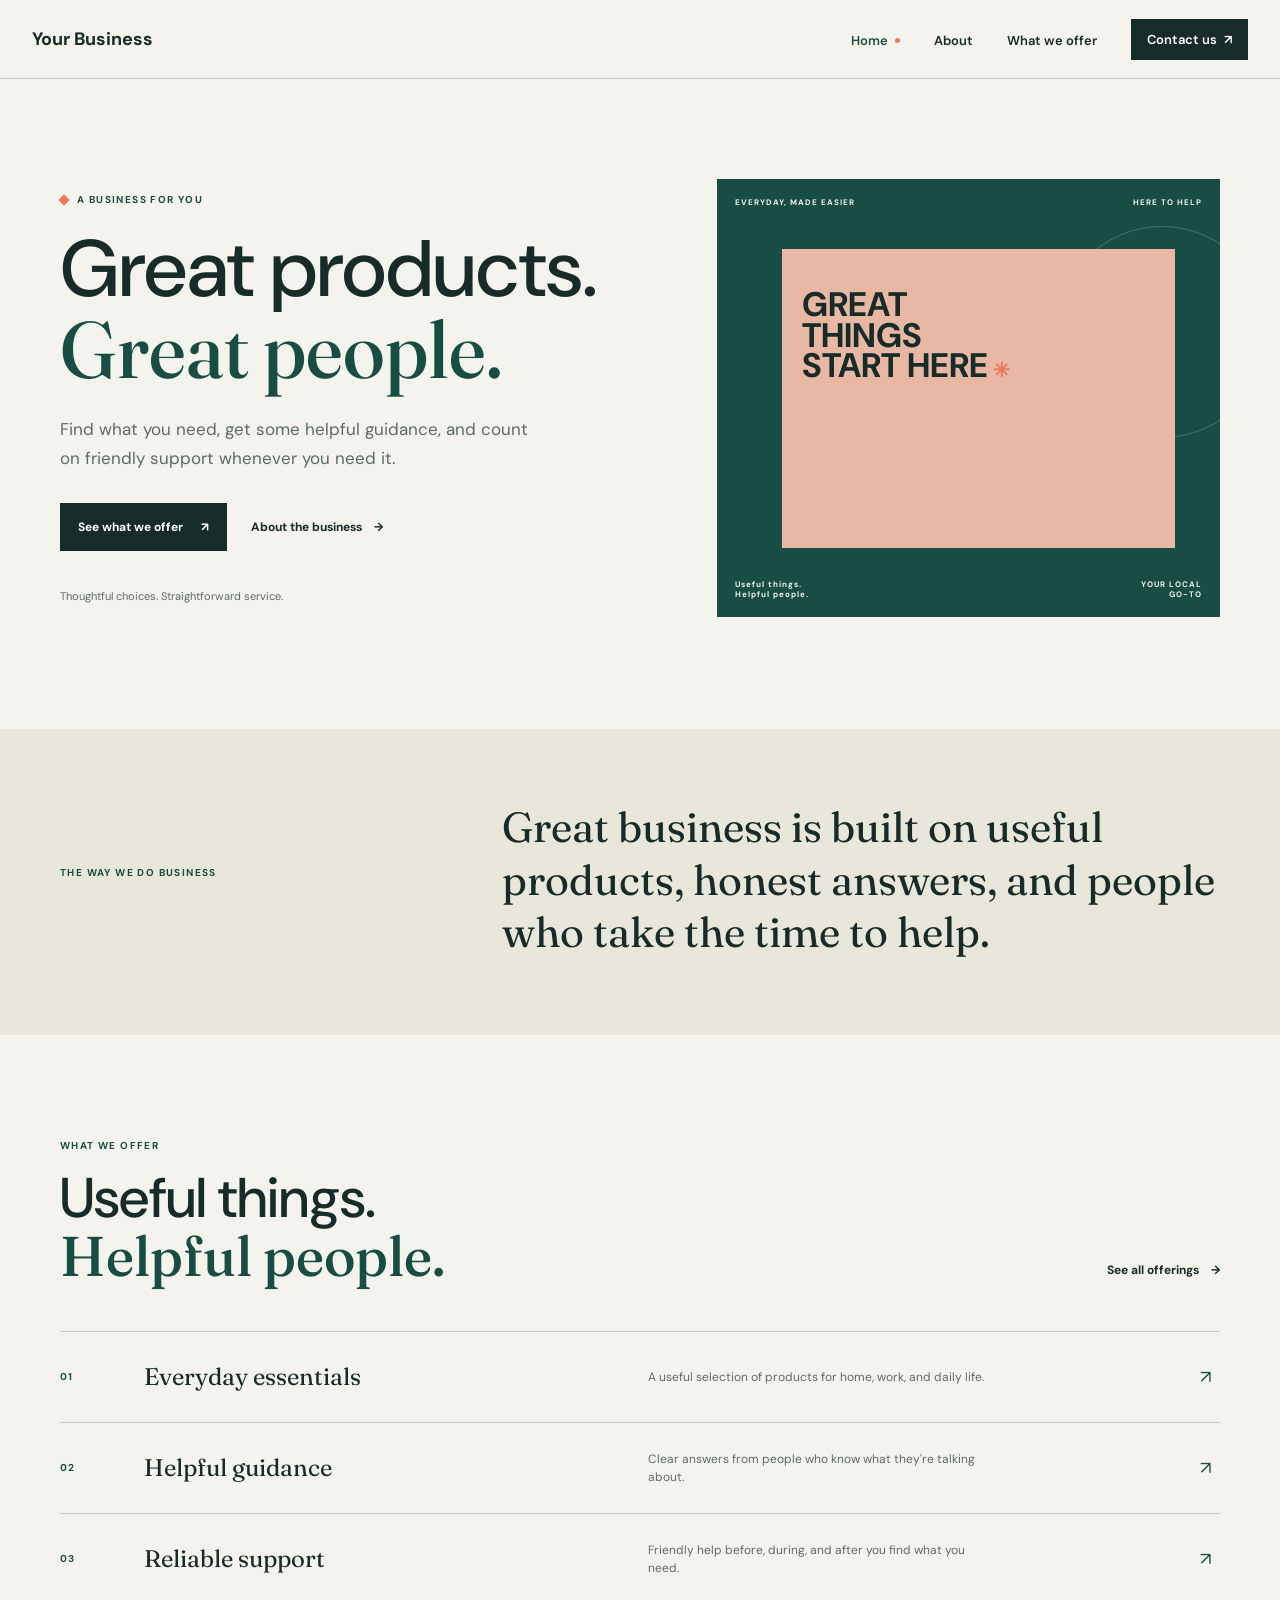
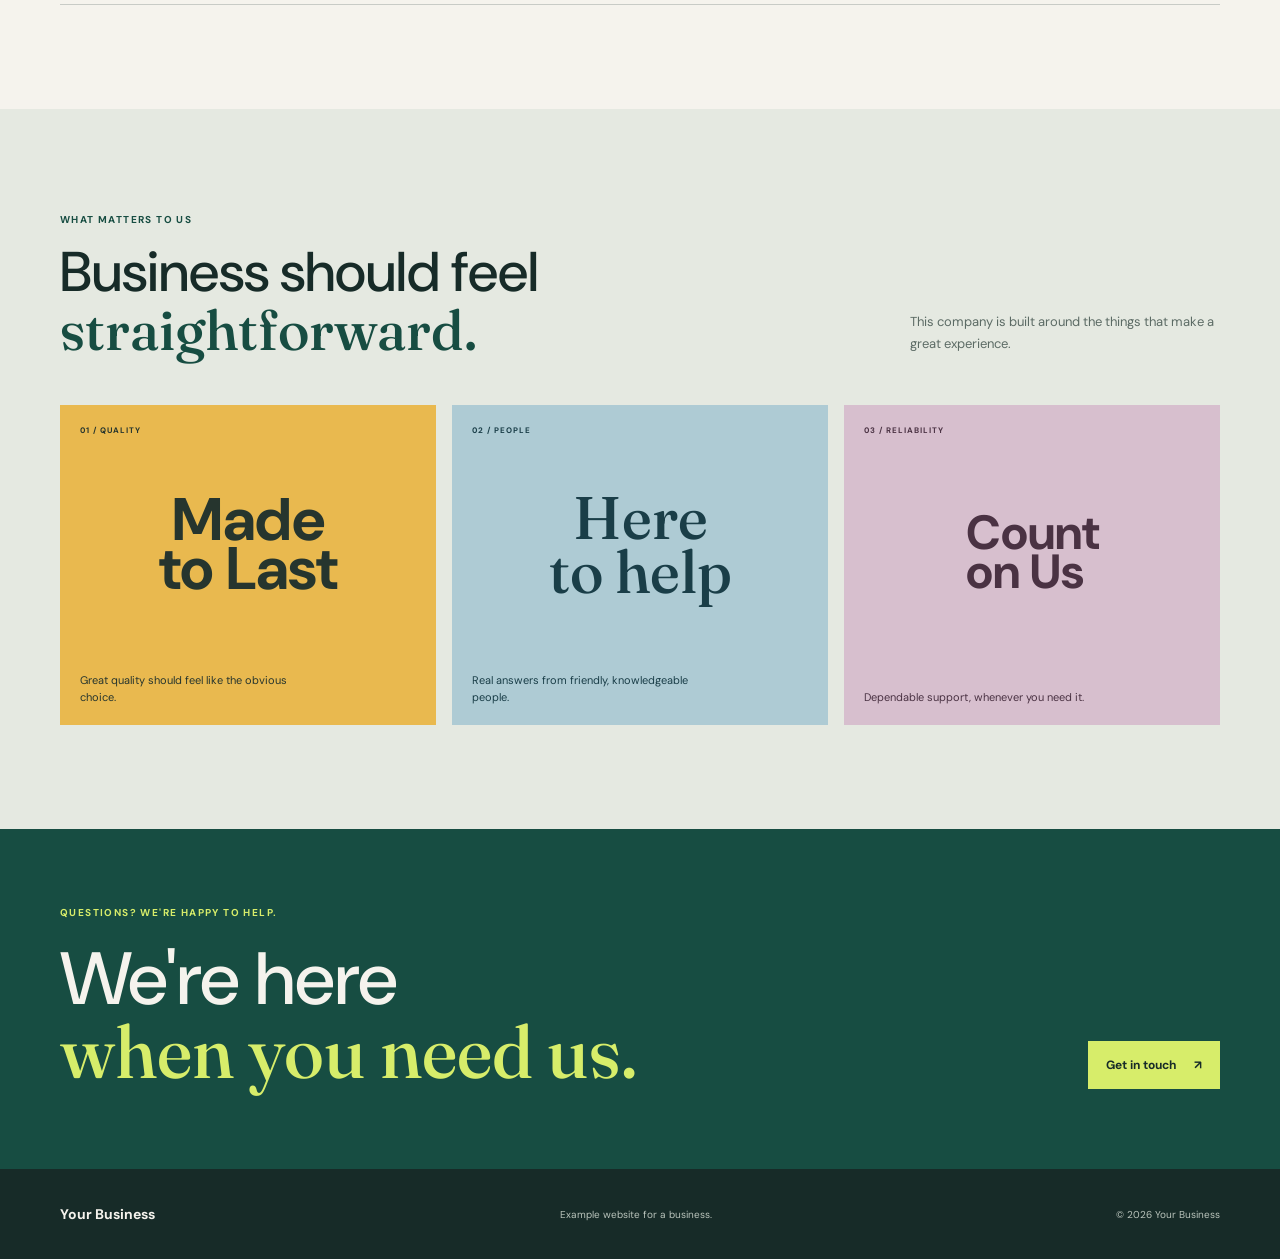
<file: index.html>
<!DOCTYPE html>
<html lang="en">
<head>
    <meta charset="UTF-8">
    <meta name="viewport" content="width=device-width, initial-scale=1.0">
    <meta name="description" content="A sample website for a fictional business, with example company information and offerings.">
    <meta name="theme-color" content="#f5f3ed">
    <title>Your Business</title>
    <link rel="preconnect" href="https://fonts.googleapis.com">
    <link rel="preconnect" href="https://fonts.gstatic.com" crossorigin>
    <link href="https://fonts.googleapis.com/css2?family=DM+Sans:wght@400;500;600;700&family=Fraunces:opsz,wght@9..144,500;9..144,600&display=swap" rel="stylesheet">
    <link rel="stylesheet" href="style.css">
    <script src="script.js" defer></script>
</head>

<body>

    <header class="site-header">

        <nav class="nav-shell" aria-label="Main navigation">
            <a href="index.html" class="logo" aria-label="Your Business home">Your Business</a>
            <button class="hamburger" id="hamburger-btn" aria-label="Open navigation" aria-expanded="false" aria-controls="nav-links"><span class="bar"></span><span class="bar"></span><span class="bar"></span></button>
            <ul class="nav-links" id="nav-links">
                <li><a href="index.html" aria-current="page">Home</a></li>
                <li><a href="about.html">About</a></li>
                <li><a href="service.html">What we offer</a></li>
                <li><a class="nav-cta" href="schedule.html">Contact us<span aria-hidden="true">↗</span></a></li>
            </ul>
        </nav>

    </header>

    <main>

        <section class="hero page-width">
            <div class="hero-copy">
                <p class="eyebrow"><span class="eyebrow-mark"></span> A business for you</p>
                <h1>Great products.<br><span>Great people.</span></h1>
                <p class="hero-intro">Find what you need, get some helpful guidance, and count on friendly support whenever you need it.</p>
                <div class="button-row"><a class="button button-dark" href="service.html">See what we offer <span aria-hidden="true">↗</span></a><a class="text-link" href="about.html">About the business <span aria-hidden="true">→</span></a></div>
                <p class="hero-note">Thoughtful choices. Straightforward service.</p>
            </div>

            <div class="hero-visual" aria-label="Example message from Your Business">
                <div class="visual-topline"><span>EVERYDAY, MADE EASIER</span><span>HERE TO HELP</span></div>
                <div class="visual-image"></div>
                <div class="visual-stamp">GREAT<br>THINGS<br>START HERE<span>✳</span></div>
                <div class="visual-caption"><span>Useful things.<br>Helpful people.</span><span>YOUR LOCAL<br>GO-TO</span></div>
            </div>
        </section>

        <section class="intro-band">
            <div class="page-width intro-inner">
                <p class="eyebrow">The way we do business</p>
                <p class="intro-statement">Great business is built on useful products, honest answers, and people who take the time to help.</p>
            </div>
        </section>

        <section class="services-preview page-width section-space">
            <div class="section-heading"><div><p class="eyebrow">What we offer</p><h2>Useful things.<br><span>Helpful people.</span></h2></div><a class="text-link" href="service.html">See all offerings <span aria-hidden="true">→</span></a></div>
            <div class="service-list">
                <a class="service-row" href="service.html#products"><span class="service-number">01</span><span class="service-name">Everyday essentials</span><span class="service-detail">A useful selection of products for home, work, and daily life.</span><span class="service-arrow" aria-hidden="true">↗</span></a>
                <a class="service-row" href="service.html#guidance"><span class="service-number">02</span><span class="service-name">Helpful guidance</span><span class="service-detail">Clear answers from people who know what they're talking about.</span><span class="service-arrow" aria-hidden="true">↗</span></a>
                <a class="service-row" href="service.html#support"><span class="service-number">03</span><span class="service-name">Reliable support</span><span class="service-detail">Friendly help before, during, and after you find what you need.</span><span class="service-arrow" aria-hidden="true">↗</span></a>
            </div>
        </section>

        <section class="concept-work"><div class="page-width section-space">
            <div class="section-heading">
                <div>
                    <p class="eyebrow">What matters to us</p>
                    <h2>Business should feel<br><span>straightforward.</span></h2>
                </div>
                <p class="heading-aside">This company is built around the things that make a great experience.</p>
            </div>

            <div class="work-grid">
                <article class="work-tile work-tile-citrus">
                    <span class="work-type">01 / QUALITY</span>
                    <div class="work-wordmark">Made<br>to Last</div>
                    <p>Great quality should feel like the obvious choice.</p>
                </article>

                <article class="work-tile work-tile-blue">
                    <span class="work-type">02 / PEOPLE</span>
                    <div class="work-wordmark work-wordmark-serif">Here<br>to help</div>
                    <p>Real answers from friendly, knowledgeable people.</p>
                </article>

                <article class="work-tile work-tile-lilac">
                    <span class="work-type">03 / RELIABILITY</span>
                    <div class="work-wordmark work-wordmark-small">Count<br>on Us</div>
                    <p>Dependable support, whenever you need it.</p>
                </article>
            </div>
        </div>
        </section>

        <section class="closing-cta page-width">
            <p class="eyebrow">Questions? We're happy to help.</p>
            <div class="closing-inner">
                <h2>We're here<br><span>when you need us.</span></h2>
                <a class="button button-light" href="schedule.html">Get in touch <span aria-hidden="true">↗</span></a>
            </div>
        </section>

    </main>

    <footer class="site-footer">
        <div class="page-width footer-inner">
            <a href="index.html" class="footer-brand">Your Business</a>
            <p>Example website for a business.</p>
            <span>© 2026 Your Business</span>
        </div>
    </footer>

</body>

</html>
</file>
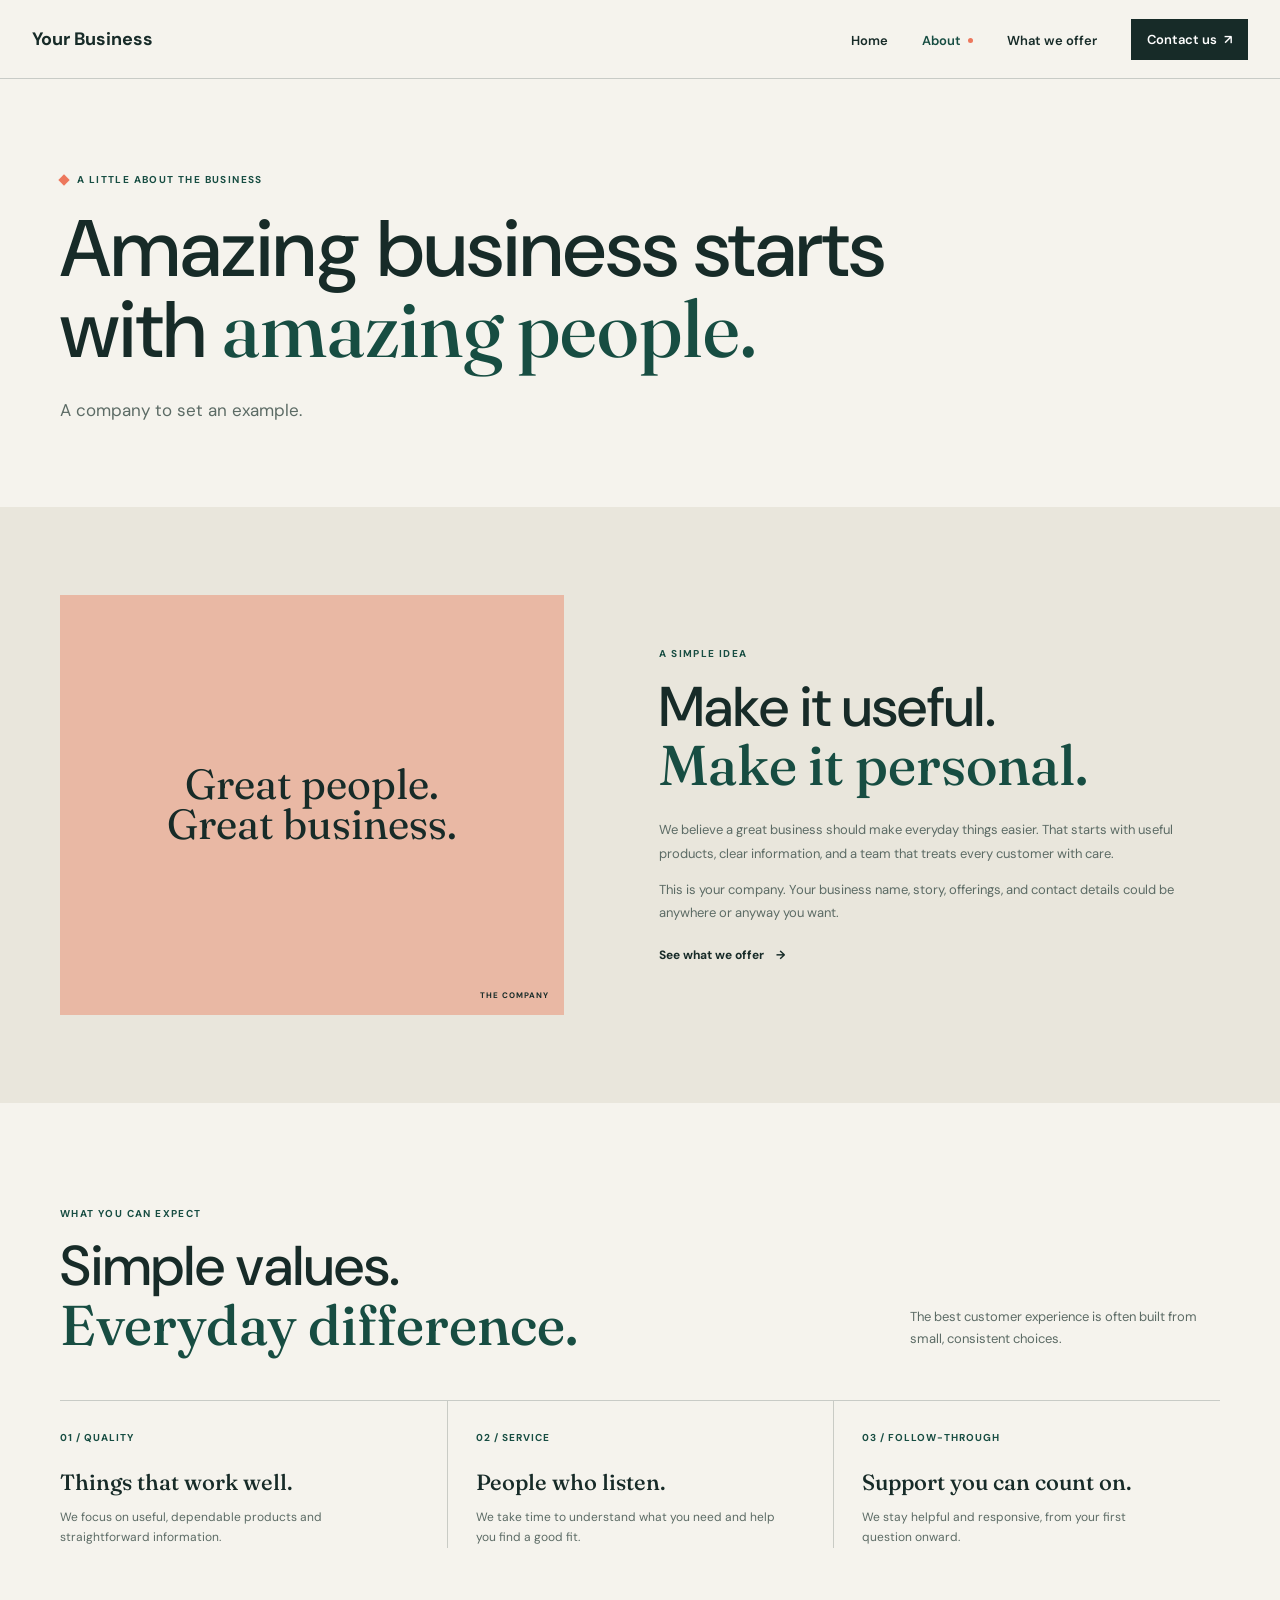
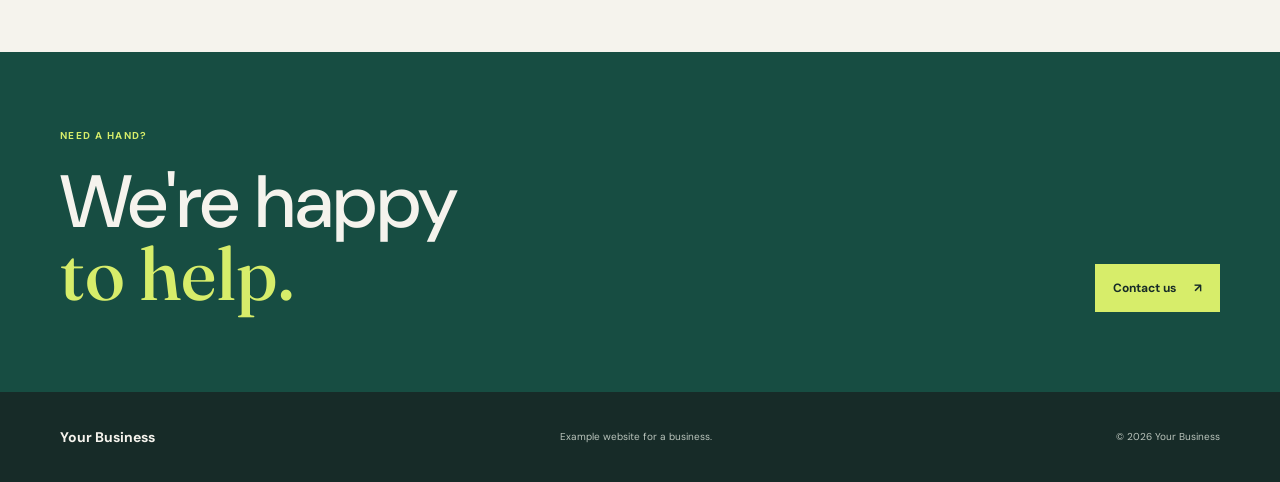
<file: about.html>
<!DOCTYPE html>
<html lang="en">
<head>
    <meta charset="UTF-8">
    <meta name="viewport" content="width=device-width, initial-scale=1.0">
    <meta name="description" content="Learn about Your Business, a fictional company in this example website.">
    <meta name="theme-color" content="#f5f3ed">
    <title>About | Your Business</title>
    <link rel="preconnect" href="https://fonts.googleapis.com">
    <link rel="preconnect" href="https://fonts.gstatic.com" crossorigin>
    <link href="https://fonts.googleapis.com/css2?family=DM+Sans:wght@400;500;600;700&family=Fraunces:opsz,wght@9..144,500;9..144,600&display=swap" rel="stylesheet">
    <link rel="stylesheet" href="style.css">
    <script src="script.js" defer></script>
</head>

<body>

    <header class="site-header">
        <nav class="nav-shell" aria-label="Main navigation">
            <a href="index.html" class="logo" aria-label="Your Business home">Your Business</a>
            <button class="hamburger" id="hamburger-btn" aria-label="Open navigation" aria-expanded="false" aria-controls="nav-links"><span class="bar"></span><span class="bar"></span><span class="bar"></span></button>
            <ul class="nav-links" id="nav-links">
                <li><a href="index.html">Home</a></li>
                <li><a href="about.html" aria-current="page">About</a></li>
                <li><a href="service.html">What we offer</a></li>
                <li><a class="nav-cta" href="schedule.html">Contact us<span aria-hidden="true">↗</span></a></li>
            </ul>
        </nav>
    </header>

    <main>

        <section class="page-hero page-width">
            <p class="eyebrow"><span class="eyebrow-mark"></span> A little about the business</p>
            <h1>Amazing business starts<br>with <span>amazing people.</span></h1>
            <p class="page-intro">A company to set an example.</p>
        </section>

        <section class="about-feature">
            <div class="page-width about-feature-inner">
            <div class="about-mark">
                <div class="about-mark-title">Great people.<br>Great business.</div>
                <span>THE COMPANY</span>
            </div>
            <div class="about-copy">
                <p class="eyebrow">A simple idea</p>
                <h2>Make it useful.<br><span>Make it personal.</span></h2>
                <p>We believe a great business should make everyday things easier. That starts with useful products, clear information, and a team that treats every customer with care.</p>
                <p>This is your company. Your business name, story, offerings, and contact details could be anywhere or anyway you want.</p>
                <a class="text-link" href="service.html">See what we offer <span aria-hidden="true">→</span></a>
            </div>
            </div>
        </section>

        <section class="process-section page-width section-space">
            <div class="section-heading"><div>
                <p class="eyebrow">What you can expect</p>
                <h2>Simple values.<br><span>Everyday difference.</span></h2>
            </div>
            <p class="heading-aside">The best customer experience is often built from small, consistent choices.</p>
        </div>
            <div class="process-grid">
                <article><span class="service-number">01 / QUALITY</span>
                    <h3>Things that work well.</h3>
                    <p>We focus on useful, dependable products and straightforward information.</p>
                </article>
                
                <article><span class="service-number">02 / SERVICE</span>
                    <h3>People who listen.</h3>
                    <p>We take time to understand what you need and help you find a good fit.</p>
                </article>
                
                <article><span class="service-number">03 / FOLLOW-THROUGH</span>
                    <h3>Support you can count on.</h3>
                    <p>We stay helpful and responsive, from your first question onward.</p>
                </article>
            </div>
        </section>

        <section class="closing-cta page-width">
            <p class="eyebrow">Need a hand?</p>
            <div class="closing-inner">
                <h2>We're happy<br><span>to help.</span></h2>
                <a class="button button-light" href="schedule.html">Contact us <span aria-hidden="true">↗</span></a>
            </div>
        </section>

    </main>

    <footer class="site-footer">
        <div class="page-width footer-inner">
            <a href="index.html" class="footer-brand">Your Business</a>
            <p>Example website for a business.</p>
            <span>© 2026 Your Business</span>
        </div>
    </footer>

</body>

</html>
</file>
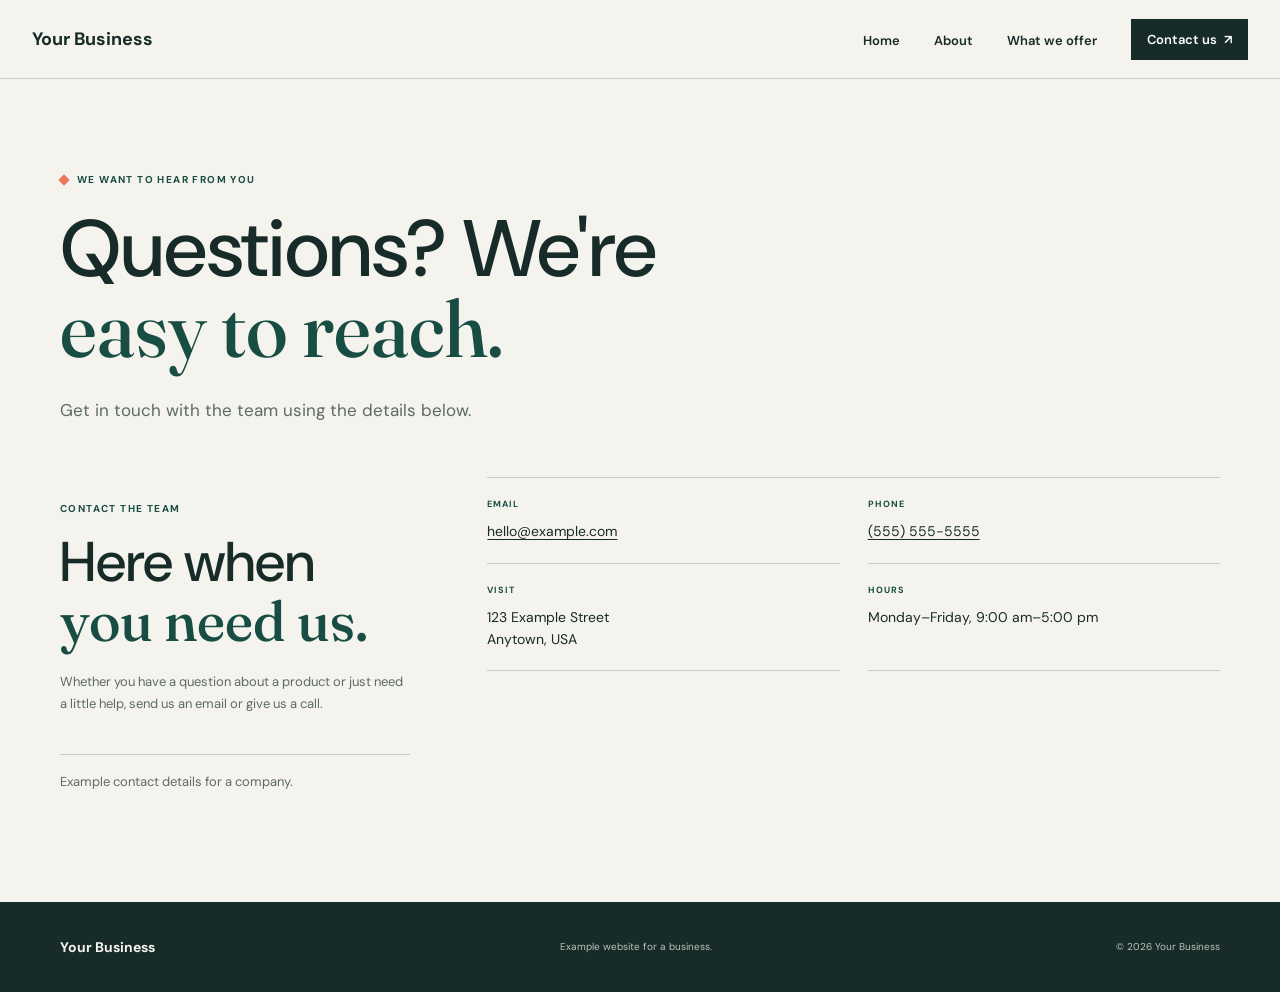
<file: schedule.html>
<!DOCTYPE html>
<html lang="en">
<head>
    <meta charset="UTF-8">
    <meta name="viewport" content="width=device-width, initial-scale=1.0">
    <meta name="description" content="Contact Your Business using the example contact details on this fictional business website.">
    <meta name="theme-color" content="#f5f3ed">
    <title>Contact | Your Business</title>
    <link rel="preconnect" href="https://fonts.googleapis.com">
    <link rel="preconnect" href="https://fonts.gstatic.com" crossorigin>
    <link href="https://fonts.googleapis.com/css2?family=DM+Sans:wght@400;500;600;700&family=Fraunces:opsz,wght@9..144,500;9..144,600&display=swap" rel="stylesheet">
    <link rel="stylesheet" href="style.css">
    <script src="script.js" defer></script>
</head>

<body>

    <header class="site-header">
        <nav class="nav-shell" aria-label="Main navigation">
            <a href="index.html" class="logo" aria-label="Your Business home">Your Business</a>
            <button class="hamburger" id="hamburger-btn" aria-label="Open navigation" aria-expanded="false" aria-controls="nav-links"><span class="bar"></span><span class="bar"></span><span class="bar"></span></button>
            <ul class="nav-links" id="nav-links">
                <li><a href="index.html">Home</a></li>
                <li><a href="about.html">About</a></li>
                <li><a href="service.html">What we offer</a></li>
                <li><a class="nav-cta" href="schedule.html" aria-current="page">Contact us<span aria-hidden="true">↗</span></a></li>
            </ul>
        </nav>
    </header>

    <main>
        <section class="page-hero page-width contact-hero">
            <p class="eyebrow"><span class="eyebrow-mark"></span> We want to hear from you</p>
            <h1>Questions? We're<br><span>easy to reach.</span></h1>
            <p class="page-intro">Get in touch with the team using the details below.</p>
        </section>

        <section class="contact-section page-width" id="contact">
            <div class="contact-copy"><p class="eyebrow">Contact the team</p>
                <h2>Here when<br><span>you need us.</span></h2>
                <p>Whether you have a question about a product or just need a little help, send us an email or give us a call.</p>
                <p class="contact-note">Example contact details for a company.</p>
            </div>

            <div class="contact-details">
                <div><span class="contact-label">EMAIL</span><a href="mailto:hello@example.com">hello@example.com</a></div>
                <div><span class="contact-label">PHONE</span><a href="tel:+5555555555">(555) 555-5555</a></div>
                <div><span class="contact-label">VISIT</span><p>123 Example Street<br>Anytown, USA</p></div>
                <div><span class="contact-label">HOURS</span><p>Monday–Friday, 9:00 am–5:00 pm</p></div>
            </div>
        </section>

    </main>

    <footer class="site-footer">
        <div class="page-width footer-inner">
            <a href="index.html" class="footer-brand">Your Business</a>
            <p>Example website for a business.</p>
            <span>© 2026 Your Business</span>
        </div>
    </footer>

</body>

</html>
</file>
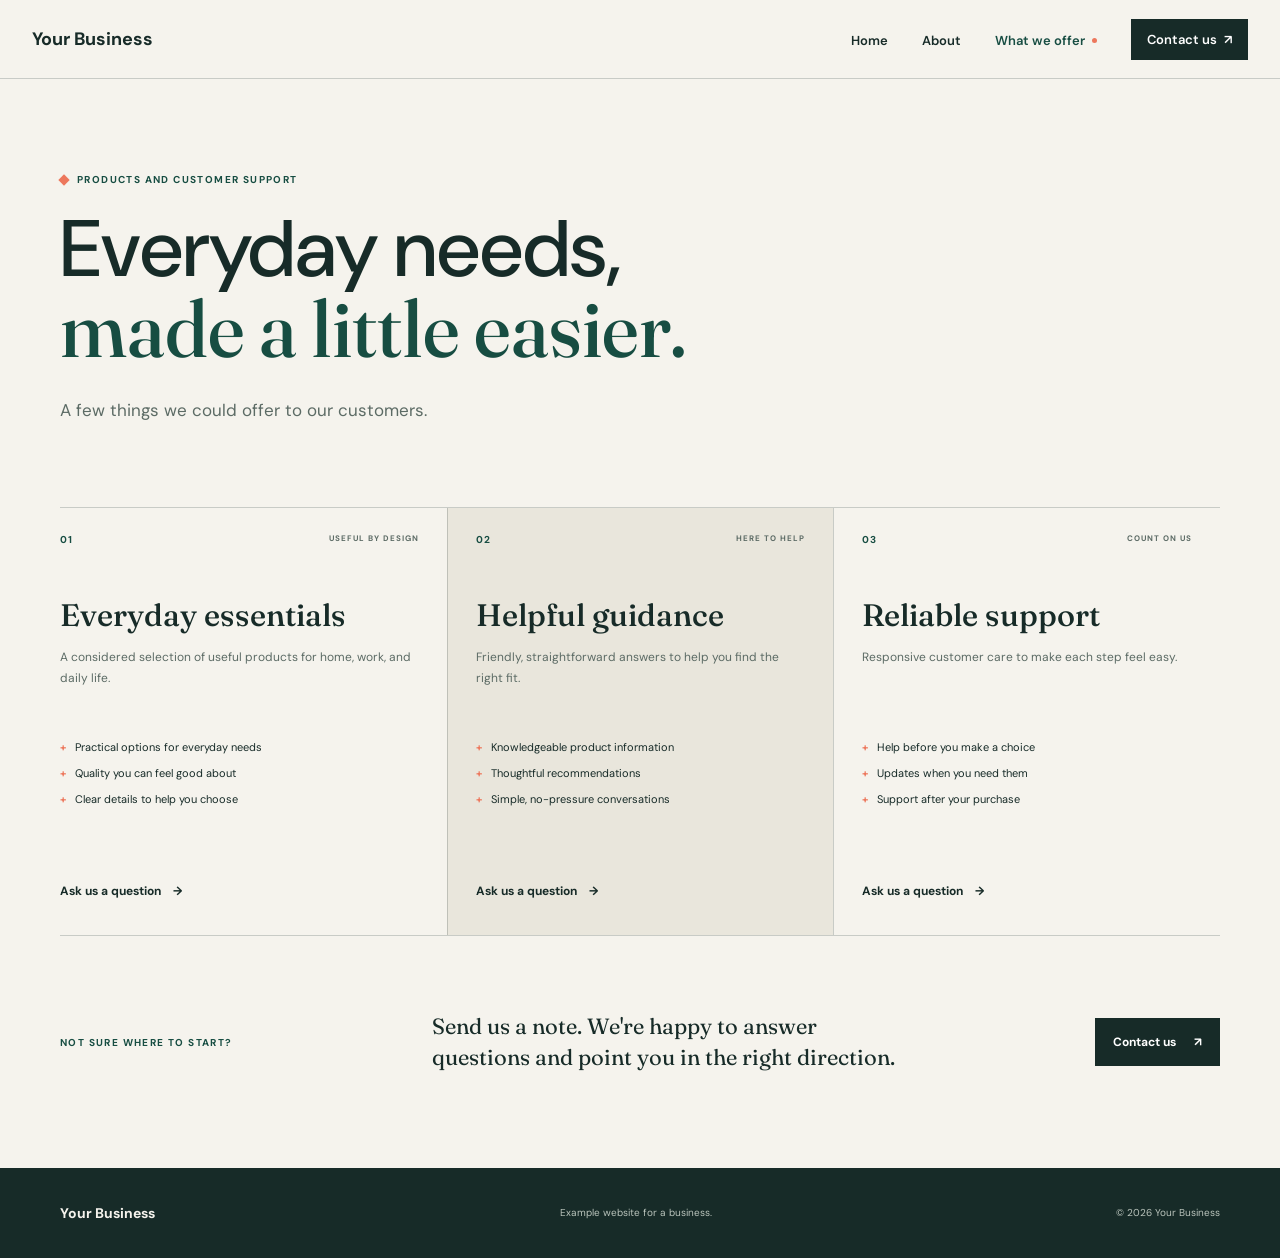
<file: service.html>
<!DOCTYPE html>
<html lang="en">
<head>
    <meta charset="UTF-8">
    <meta name="viewport" content="width=device-width, initial-scale=1.0">
    <meta name="description" content="Explore the example products and customer support offered by Your Business.">
    <meta name="theme-color" content="#f5f3ed">
    <title>What We Offer | Your Business</title>
    <link rel="preconnect" href="https://fonts.googleapis.com">
    <link rel="preconnect" href="https://fonts.gstatic.com" crossorigin>
    <link href="https://fonts.googleapis.com/css2?family=DM+Sans:wght@400;500;600;700&family=Fraunces:opsz,wght@9..144,500;9..144,600&display=swap" rel="stylesheet">
    <link rel="stylesheet" href="style.css">
    <script src="script.js" defer></script>
</head>

<body>

    <header class="site-header">
        <nav class="nav-shell" aria-label="Main navigation">
            <a href="index.html" class="logo" aria-label="Your Business home">Your Business</a>
            <button class="hamburger" id="hamburger-btn" aria-label="Open navigation" aria-expanded="false" aria-controls="nav-links"><span class="bar"></span><span class="bar"></span><span class="bar"></span></button>
            <ul class="nav-links" id="nav-links">
                <li><a href="index.html">Home</a></li>
                <li><a href="about.html">About</a></li>
                <li><a href="service.html" aria-current="page">What we offer</a></li>
                <li><a class="nav-cta" href="schedule.html">Contact us<span aria-hidden="true">↗</span></a></li>
            </ul>
        </nav>
    </header>
    
    <main>
        
        <section class="page-hero page-width">
            <p class="eyebrow"><span class="eyebrow-mark"></span> Products and customer support</p>
            <h1>Everyday needs,<br><span>made a little easier.</span></h1>
            <p class="page-intro">A few things we could offer to our customers.</p>
        </section>

        <section class="offerings page-width">
            <article class="offering" id="products">
                <div class="offering-top">
                    <span class="service-number">01</span><span class="offering-tag">USEFUL BY DESIGN</span>
                </div>
                <h2>Everyday essentials</h2>
                <p>A considered selection of useful products for home, work, and daily life.</p>
                <ul>
                    <li>Practical options for everyday needs</li>
                    <li>Quality you can feel good about</li>
                    <li>Clear details to help you choose</li>
                </ul>
                <a class="text-link" href="schedule.html">Ask us a question <span aria-hidden="true">→</span></a>
            </article>

            <article class="offering offering-featured" id="guidance">
                <div class="offering-top">
                    <span class="service-number">02</span><span class="offering-tag">HERE TO HELP</span>
                </div>
                <h2>Helpful guidance</h2>
                <p>Friendly, straightforward answers to help you find the right fit.</p>
                <ul>
                    <li>Knowledgeable product information</li>
                    <li>Thoughtful recommendations</li>
                    <li>Simple, no-pressure conversations</li>
                </ul>
                <a class="text-link" href="schedule.html">Ask us a question <span aria-hidden="true">→</span></a>
            </article>

            <article class="offering" id="support">
                <div class="offering-top">
                    <span class="service-number">03</span><span class="offering-tag">COUNT ON US</span>
                </div>
                <h2>Reliable support</h2>
                <p>Responsive customer care to make each step feel easy.</p>
                <ul>
                    <li>Help before you make a choice</li>
                    <li>Updates when you need them</li>
                    <li>Support after your purchase</li>
                </ul>
                <a class="text-link" href="schedule.html">Ask us a question <span aria-hidden="true">→</span></a>
            </article>

        </section>

        <section class="service-note page-width">
            <p class="eyebrow">Not sure where to start?</p>
            <p>Send us a note. We're happy to answer questions and point you in the right direction.</p>
            <a class="button button-dark" href="schedule.html">Contact us <span aria-hidden="true">↗</span></a>
        </section>
    
    </main>
    
    <footer class="site-footer">
        <div class="page-width footer-inner">
            <a href="index.html" class="footer-brand">Your Business</a>
            <p>Example website for a business.</p>
            <span>© 2026 Your Business</span>
        </div>
    </footer>

</body>

</html>
</file>
<file: style.css>
:root {
    --paper: #f5f3ed;
    --paper-deep: #e9e6dc;
    --ink: #172b28;
    --muted: #5c6b65;
    --green: #174d42;
    --lime: #d7ed6a;
    --coral: #ed775c;
    --line: rgba(23, 43, 40, 0.2);
    --sans: "DM Sans", "Trebuchet MS", sans-serif;
    --serif: "Fraunces", Georgia, serif;
}

* {
    box-sizing: border-box;
}

html {
    scroll-behavior: smooth;
}

body {
    margin: 0;
    background: var(--paper);
    color: var(--ink);
    font-family: var(--sans);
    -webkit-font-smoothing: antialiased;
}

a {
    color: inherit;
}

.page-width {
    width: min(1160px, calc(100% - 64px));
    margin-inline: auto;
}

.site-header {
    position: sticky;
    top: 0;
    z-index: 20;
    background: rgba(245, 243, 237, 0.94);
    border-bottom: 1px solid var(--line);
    backdrop-filter: blur(12px);
}

.nav-shell {
    position: relative;
    width: min(1320px, calc(100% - 64px));
    min-height: 78px;
    margin: 0 auto;
    display: flex;
    align-items: center;
    justify-content: space-between;
    gap: 32px;
}

.logo,
.footer-brand {
    display: inline-flex;
    align-items: center;
    gap: 10px;
    color: var(--ink);
    text-decoration: none;
    font-size: 18px;
    font-weight: 700;
    white-space: nowrap;
}

.logo img {
    width: 38px;
    height: 38px;
    object-fit: contain;
}

.logo em,
.footer-brand em {
    color: var(--green);
    font-family: var(--serif);
    font-weight: 500;
}

.nav-links {
    display: flex;
    align-items: center;
    gap: 34px;
    list-style: none;
    padding: 0;
    margin: 0;
}

.nav-links a {
    display: inline-flex;
    align-items: center;
    gap: 7px;
    color: var(--ink);
    text-decoration: none;
    font-size: 13px;
    font-weight: 600;
}

.nav-links a:hover,
.nav-links a[aria-current="page"]:not(.nav-cta) {
    color: var(--green);
}

.nav-links a[aria-current="page"]:not(.nav-cta)::after {
    content: "";
    width: 5px;
    height: 5px;
    border-radius: 50%;
    background: var(--coral);
}

.nav-links .nav-cta {
    padding: 12px 16px;
    background: var(--ink);
    color: white;
}

.nav-links .nav-cta:hover {
    background: var(--green);
    color: white;
}

.hamburger {
    display: none;
}

.hero {
    min-height: 650px;
    display: grid;
    grid-template-columns: 1fr 0.86fr;
    align-items: center;
    gap: 72px;
    padding-top: 70px;
    padding-bottom: 82px;
}

.hero-copy {
    animation: rise-in 650ms ease both;
}

.eyebrow {
    display: flex;
    align-items: center;
    gap: 9px;
    margin: 0 0 24px;
    color: var(--green);
    font-size: 10px;
    font-weight: 700;
    letter-spacing: 1.4px;
    text-transform: uppercase;
}

.eyebrow-mark {
    width: 8px;
    height: 8px;
    background: var(--coral);
    transform: rotate(45deg);
}

h1,
h2,
h3,
p {
    margin-top: 0;
}

h1,
h2 {
    font-weight: 500;
}

.hero h1,
.page-hero h1 {
    max-width: 670px;
    margin-bottom: 24px;
    font-size: 80px;
    line-height: 0.99;
}

h1 span,
h2 span {
    color: var(--green);
    font-family: var(--serif);
    font-weight: 500;
}

.hero-intro,
.page-intro {
    max-width: 490px;
    margin-bottom: 30px;
    color: var(--muted);
    font-size: 17px;
    line-height: 1.7;
}

.button-row {
    display: flex;
    align-items: center;
    flex-wrap: wrap;
    gap: 24px;
}

.button {
    min-height: 48px;
    display: inline-flex;
    align-items: center;
    justify-content: center;
    gap: 18px;
    padding: 0 18px;
    text-decoration: none;
    font-size: 12px;
    font-weight: 700;
    transition:
        transform 160ms ease,
        background-color 160ms ease;
}

.button:hover {
    transform: translateY(-2px);
}

.button-dark {
    background: var(--ink);
    color: white;
}

.button-dark:hover {
    background: var(--green);
}

.button-light {
    background: var(--lime);
    color: var(--ink);
}

.button-light:hover {
    background: white;
}

.text-link {
    display: inline-flex;
    align-items: center;
    gap: 12px;
    color: var(--ink);
    text-decoration: none;
    font-size: 12px;
    font-weight: 700;
}

.text-link span,
.service-arrow {
    transition: transform 160ms ease;
}

.text-link:hover span {
    transform: translateX(4px);
}

.hero-note {
    margin: 38px 0 0;
    color: var(--muted);
    font-size: 11px;
}

.hero-visual {
    position: relative;
    min-height: 438px;
    padding: 18px;
    overflow: hidden;
    background: var(--green);
    color: var(--paper);
    animation: rise-in 750ms 100ms ease both;
}

.hero-visual::before {
    position: absolute;
    top: 47px;
    right: -48px;
    width: 210px;
    height: 210px;
    border: 1px solid rgba(245, 243, 237, 0.23);
    border-radius: 50%;
    content: "";
}

.visual-topline,
.visual-caption {
    position: relative;
    z-index: 1;
    display: flex;
    justify-content: space-between;
    font-size: 8px;
    font-weight: 700;
    letter-spacing: 1px;
}

.visual-image {
    position: absolute;
    top: 70px;
    right: 9%;
    bottom: 69px;
    left: 13%;
    display: grid;
    place-items: center;
    background: #e9b8a4;
}

.visual-image img {
    width: min(55%, 220px);
    height: auto;
    max-height: 70%;
    object-fit: contain;
    mix-blend-mode: multiply;
}

.visual-stamp {
    position: absolute;
    top: 111px;
    left: 17%;
    color: var(--ink);
    font-size: 34px;
    font-weight: 700;
    line-height: 0.9;
}

.visual-stamp span {
    display: inline-block;
    margin-left: 5px;
    color: var(--coral);
    font-size: 20px;
}

.visual-caption {
    position: absolute;
    right: 18px;
    bottom: 18px;
    left: 18px;
    align-items: end;
}

.visual-caption span:last-child {
    text-align: right;
}

.intro-band {
    background: var(--paper-deep);
}

.intro-inner {
    display: grid;
    grid-template-columns: 0.7fr 1.3fr;
    gap: 56px;
    padding-top: 72px;
    padding-bottom: 76px;
}

.intro-inner .eyebrow {
    margin-top: 10px;
}

.intro-statement {
    max-width: 760px;
    margin: 0;
    font-family: var(--serif);
    font-size: 42px;
    line-height: 1.25;
}

.section-space {
    padding-top: 104px;
    padding-bottom: 104px;
}

.section-heading {
    display: flex;
    align-items: end;
    justify-content: space-between;
    gap: 40px;
    margin-bottom: 45px;
}

.section-heading .eyebrow {
    margin-bottom: 17px;
}

.section-heading h2,
.about-copy h2,
.contact-copy h2 {
    margin: 0;
    font-size: 56px;
    line-height: 1.04;
}

.section-heading > .text-link {
    margin-bottom: 8px;
}

.heading-aside {
    max-width: 310px;
    margin: 0 0 5px;
    color: var(--muted);
    font-size: 13px;
    line-height: 1.7;
}

.service-list {
    border-top: 1px solid var(--line);
}

.service-row {
    display: grid;
    grid-template-columns: 64px 1fr 1.1fr 20px;
    gap: 20px;
    align-items: center;
    min-height: 91px;
    border-bottom: 1px solid var(--line);
    text-decoration: none;
}

.service-number {
    color: var(--green);
    font-size: 10px;
    font-weight: 700;
    letter-spacing: 1px;
}

.service-name {
    font-family: var(--serif);
    font-size: 24px;
}

.service-detail {
    max-width: 340px;
    color: var(--muted);
    font-size: 12px;
    line-height: 1.5;
}

.service-arrow {
    color: var(--green);
    font-size: 18px;
}

.service-row:hover .service-arrow {
    transform: translate(3px, -3px);
}

.concept-work {
    background: #e5e9e1;
}

.work-grid {
    display: grid;
    grid-template-columns: repeat(3, 1fr);
    gap: 16px;
}

.work-tile {
    min-height: 320px;
    display: flex;
    flex-direction: column;
    justify-content: space-between;
    padding: 20px;
}

.work-tile-citrus {
    background: #e9b94f;
    color: #26352e;
}

.work-tile-blue {
    background: #aecbd4;
    color: #1a3e48;
}

.work-tile-lilac {
    background: #d7bfce;
    color: #4a3243;
}

.work-type {
    font-size: 8px;
    font-weight: 700;
    letter-spacing: 1px;
}

.work-wordmark {
    align-self: center;
    font-size: 60px;
    font-weight: 700;
    line-height: 0.82;
    text-align: center;
}

.work-wordmark span {
    vertical-align: top;
    font-size: 11px;
}

.work-wordmark-serif {
    font-family: var(--serif);
    font-weight: 500;
    line-height: 0.9;
}

.work-wordmark-small {
    font-size: 48px;
    text-align: left;
}

.work-tile p {
    max-width: 235px;
    margin: 20px 0 0;
    font-size: 11px;
    line-height: 1.5;
}

.closing-cta {
    width: 100%;
    max-width: none;
    padding: 77px max(calc((100% - 1160px) / 2), 32px) 80px;
    background: var(--green);
    color: var(--paper);
}

.closing-cta .eyebrow {
    color: var(--lime);
}

.closing-inner {
    display: flex;
    align-items: end;
    justify-content: space-between;
    gap: 28px;
}

.closing-inner h2 {
    margin: 0;
    font-size: 74px;
    line-height: 0.98;
}

.closing-inner h2 span {
    color: var(--lime);
}

.site-footer {
    background: var(--ink);
    color: var(--paper);
}

.footer-inner {
    min-height: 90px;
    display: flex;
    align-items: center;
    justify-content: space-between;
    gap: 24px;
}

.footer-brand {
    color: var(--paper);
    font-size: 14px;
}

.footer-brand em {
    color: var(--lime);
}

.footer-inner p,
.footer-inner > span {
    margin: 0;
    color: #bac4bc;
    font-size: 10px;
}

.page-hero {
    padding-top: 94px;
    padding-bottom: 82px;
}

.page-hero h1 {
    max-width: 850px;
    margin-bottom: 26px;
}

.page-intro {
    max-width: 590px;
    margin-bottom: 0;
}

.about-feature {
    background: var(--paper-deep);
}

.about-feature-inner {
    display: grid;
    grid-template-columns: 0.9fr 1fr;
    gap: 95px;
    align-items: center;
    padding-top: 88px;
    padding-bottom: 88px;
}

.about-mark {
    position: relative;
    min-height: 420px;
    display: grid;
    place-items: center;
    background: #e9b8a4;
}

.about-mark-title {
    color: var(--ink);
    font-family: var(--serif);
    font-size: 42px;
    line-height: 0.95;
    text-align: center;
}

.about-mark span {
    position: absolute;
    right: 15px;
    bottom: 15px;
    font-size: 8px;
    font-weight: 700;
    letter-spacing: 1px;
    text-align: right;
}

.about-copy .eyebrow {
    margin-bottom: 18px;
}

.about-copy h2 {
    margin-bottom: 23px;
}

.about-copy > p:not(.eyebrow) {
    color: var(--muted);
    font-size: 13px;
    line-height: 1.8;
}

.about-copy .text-link {
    margin-top: 9px;
}

.process-grid {
    display: grid;
    grid-template-columns: repeat(3, 1fr);
    border-top: 1px solid var(--line);
}

.process-grid article {
    padding: 24px 28px 0 0;
}

.process-grid article + article {
    padding-left: 28px;
    border-left: 1px solid var(--line);
}

.process-grid h3 {
    margin: 22px 0 11px;
    font-family: var(--serif);
    font-size: 22px;
    font-weight: 500;
}

.process-grid p {
    max-width: 300px;
    margin: 0;
    color: var(--muted);
    font-size: 12px;
    line-height: 1.7;
}

.offerings {
    display: grid;
    grid-template-columns: repeat(3, 1fr);
    border-top: 1px solid var(--line);
    border-bottom: 1px solid var(--line);
}

.offering {
    padding: 25px 28px 35px 0;
}

.offering + .offering {
    padding-left: 28px;
    border-left: 1px solid var(--line);
}

.offering-featured {
    background: var(--paper-deep);
}

.offering-top {
    display: flex;
    justify-content: space-between;
    gap: 14px;
}

.offering-tag {
    color: var(--muted);
    font-size: 8px;
    font-weight: 700;
    letter-spacing: 1px;
}

.offering h2 {
    margin: 50px 0 13px;
    font-family: var(--serif);
    font-size: 31px;
    font-weight: 500;
}

.offering > p {
    min-height: 72px;
    margin-bottom: 21px;
    color: var(--muted);
    font-size: 12px;
    line-height: 1.7;
}

.offering ul {
    min-height: 112px;
    margin: 0 0 27px;
    padding: 0;
    list-style: none;
}

.offering li {
    position: relative;
    margin: 0 0 10px;
    padding-left: 15px;
    font-size: 11px;
    line-height: 1.45;
}

.offering li::before {
    position: absolute;
    left: 0;
    color: var(--coral);
    content: "+";
    font-weight: 700;
}

.service-note {
    display: grid;
    grid-template-columns: 0.7fr 1.3fr auto;
    align-items: center;
    gap: 32px;
    padding-top: 75px;
    padding-bottom: 95px;
}

.service-note .eyebrow {
    margin: 0;
}

.service-note > p:not(.eyebrow) {
    max-width: 480px;
    margin: 0;
    font-family: var(--serif);
    font-size: 22px;
    line-height: 1.4;
}

.contact-hero {
    padding-bottom: 52px;
}

.contact-section {
    display: grid;
    grid-template-columns: 0.68fr 1.32fr;
    gap: 50px;
    align-items: start;
    padding-bottom: 95px;
}

.contact-copy {
    padding-top: 25px;
}

.contact-copy .eyebrow {
    margin-bottom: 18px;
}

.contact-copy h2 {
    margin-bottom: 20px;
}

.contact-copy > p:not(.eyebrow) {
    max-width: 350px;
    color: var(--muted);
    font-size: 13px;
    line-height: 1.75;
}

.contact-copy .contact-note {
    margin-top: 38px;
    padding-top: 16px;
    border-top: 1px solid var(--line);
    font-size: 10px;
}

.contact-details {
    display: grid;
    grid-template-columns: repeat(2, minmax(0, 1fr));
    column-gap: 28px;
    border-top: 1px solid var(--line);
}

.contact-details > div {
    padding: 20px 0;
    border-bottom: 1px solid var(--line);
}

.contact-label {
    display: block;
    margin-bottom: 10px;
    color: var(--green);
    font-size: 9px;
    font-weight: 700;
    letter-spacing: 1px;
}

.contact-details a,
.contact-details p {
    margin: 0;
    font-size: 14px;
    line-height: 1.6;
}

.contact-details a {
    text-decoration-thickness: 1px;
    text-underline-offset: 3px;
}

@keyframes rise-in {
    from {
        opacity: 0;
        transform: translateY(14px);
    }
    to {
        opacity: 1;
        transform: translateY(0);
    }
}

@media (max-width: 820px) {
    .page-width,
    .nav-shell {
        width: min(100% - 40px, 650px);
    }
    .hero {
        min-height: 0;
        grid-template-columns: 1fr 0.8fr;
        gap: 30px;
        padding-top: 64px;
        padding-bottom: 70px;
    }
    .hero h1,
    .page-hero h1 {
        font-size: 60px;
    }
    .intro-statement {
        font-size: 36px;
    }
    .section-heading h2,
    .about-copy h2,
    .contact-copy h2 {
        font-size: 48px;
    }
    .closing-inner h2 {
        font-size: 64px;
    }
    .hero-visual {
        min-height: 350px;
    }
    .intro-inner {
        gap: 30px;
    }
    .about-feature-inner {
        gap: 45px;
    }
    .about-mark {
        min-height: 350px;
    }
    .offering {
        padding-right: 18px;
    }
    .offering + .offering {
        padding-left: 18px;
    }
    .offering h2 {
        font-size: 27px;
    }
    .service-note {
        grid-template-columns: 1fr 1.4fr;
    }
    .service-note .button {
        grid-column: 2;
        justify-self: start;
    }
    .contact-section {
        grid-template-columns: 0.75fr 1.25fr;
        gap: 25px;
    }
}

@media (max-width: 600px) {
    .page-width,
    .nav-shell {
        width: calc(100% - 40px);
    }
    .nav-shell {
        min-height: 68px;
    }
    .logo {
        font-size: 16px;
    }
    .logo img {
        width: 33px;
        height: 33px;
    }
    .hamburger {
        width: 42px;
        height: 42px;
        display: flex;
        flex-direction: column;
        align-items: center;
        justify-content: center;
        gap: 5px;
        padding: 0;
        border: 1px solid var(--line);
        background: transparent;
        cursor: pointer;
    }
    .hamburger .bar {
        width: 17px;
        height: 2px;
        background: var(--ink);
        transition:
            transform 160ms ease,
            opacity 160ms ease;
    }
    .hamburger.active .bar:first-child {
        transform: translateY(7px) rotate(45deg);
    }
    .hamburger.active .bar:nth-child(2) {
        opacity: 0;
    }
    .hamburger.active .bar:last-child {
        transform: translateY(-7px) rotate(-45deg);
    }
    .nav-links {
        position: absolute;
        top: 100%;
        right: 0;
        left: 0;
        display: none;
        flex-direction: column;
        align-items: stretch;
        gap: 0;
        padding: 7px 20px 20px;
        background: var(--paper);
        border-bottom: 1px solid var(--line);
    }
    .nav-links.active {
        display: flex;
    }
    .nav-links li {
        border-bottom: 1px solid var(--line);
    }
    .nav-links a {
        width: 100%;
        min-height: 48px;
    }
    .nav-links .nav-cta {
        justify-content: center;
        margin-top: 14px;
    }
    .hero {
        grid-template-columns: 1fr;
        gap: 42px;
        padding-top: 60px;
        padding-bottom: 55px;
    }
    .hero h1,
    .page-hero h1 {
        font-size: 50px;
    }
    .hero-intro,
    .page-intro {
        font-size: 15px;
    }
    .hero-visual {
        min-height: 365px;
    }
    .visual-image {
        top: 63px;
        right: 8%;
        bottom: 62px;
        left: 12%;
    }
    .visual-stamp {
        top: 103px;
        font-size: 29px;
    }
    .intro-inner {
        grid-template-columns: 1fr;
        gap: 8px;
        padding-top: 48px;
        padding-bottom: 52px;
    }
    .intro-inner .eyebrow {
        margin: 0;
    }
    .intro-statement {
        font-size: 30px;
    }
    .section-space {
        padding-top: 68px;
        padding-bottom: 68px;
    }
    .section-heading {
        align-items: start;
        flex-direction: column;
        gap: 19px;
        margin-bottom: 31px;
    }
    .section-heading h2,
    .about-copy h2,
    .contact-copy h2 {
        font-size: 43px;
    }
    .heading-aside {
        max-width: 100%;
    }
    .service-row {
        grid-template-columns: 36px 1fr 18px;
        gap: 9px;
        min-height: 80px;
    }
    .service-name {
        font-size: 21px;
    }
    .service-detail {
        grid-column: 2;
        grid-row: 2;
        padding-bottom: 13px;
        font-size: 11px;
    }
    .service-arrow {
        grid-column: 3;
        grid-row: 1;
    }
    .service-number {
        align-self: start;
        padding-top: 7px;
    }
    .work-grid {
        grid-template-columns: 1fr;
        gap: 12px;
    }
    .work-tile {
        min-height: 275px;
    }
    .work-wordmark {
        font-size: 62px;
    }
    .work-wordmark-small {
        font-size: 49px;
    }
    .closing-cta {
        width: 100%;
        padding: 52px 20px 55px;
    }
    .closing-inner {
        align-items: start;
        flex-direction: column;
        gap: 27px;
    }
    .closing-inner h2 {
        font-size: 55px;
    }
    .footer-inner {
        min-height: 0;
        align-items: start;
        flex-direction: column;
        gap: 10px;
        padding-top: 24px;
        padding-bottom: 24px;
    }
    .footer-inner p {
        margin-top: 4px;
    }
    .page-hero {
        padding-top: 67px;
        padding-bottom: 52px;
    }
    .about-feature-inner {
        grid-template-columns: 1fr;
        gap: 36px;
        padding-top: 46px;
        padding-bottom: 52px;
    }
    .about-mark {
        min-height: 300px;
    }
    .process-grid {
        grid-template-columns: 1fr;
    }
    .process-grid article,
    .process-grid article + article {
        padding: 22px 0;
        border-left: 0;
    }
    .process-grid article + article {
        border-top: 1px solid var(--line);
    }
    .process-grid h3 {
        margin-top: 14px;
    }
    .offerings {
        grid-template-columns: 1fr;
    }
    .offering,
    .offering + .offering {
        padding: 24px 0 31px;
        border-left: 0;
    }
    .offering + .offering {
        border-top: 1px solid var(--line);
    }
    .offering-featured {
        padding-right: 16px !important;
        padding-left: 16px !important;
    }
    .offering h2 {
        margin-top: 31px;
        font-size: 31px;
    }
    .offering > p,
    .offering ul {
        min-height: 0;
    }
    .service-note {
        grid-template-columns: 1fr;
        gap: 17px;
        padding-top: 50px;
        padding-bottom: 62px;
    }
    .service-note .button {
        grid-column: auto;
    }
    .service-note > p:not(.eyebrow) {
        font-size: 21px;
    }
    .contact-hero {
        padding-bottom: 30px;
    }
    .contact-section {
        grid-template-columns: 1fr;
        gap: 15px;
        padding-bottom: 60px;
    }
    .contact-copy {
        padding-top: 0;
    }
    .contact-copy .contact-note {
        margin-top: 20px;
    }
    .contact-details {
        grid-template-columns: 1fr;
    }
}

@media (prefers-reduced-motion: reduce) {
    *,
    *::before,
    *::after {
        scroll-behavior: auto !important;
        animation-duration: 0.01ms !important;
        animation-iteration-count: 1 !important;
        transition-duration: 0.01ms !important;
    }
}
</file>
